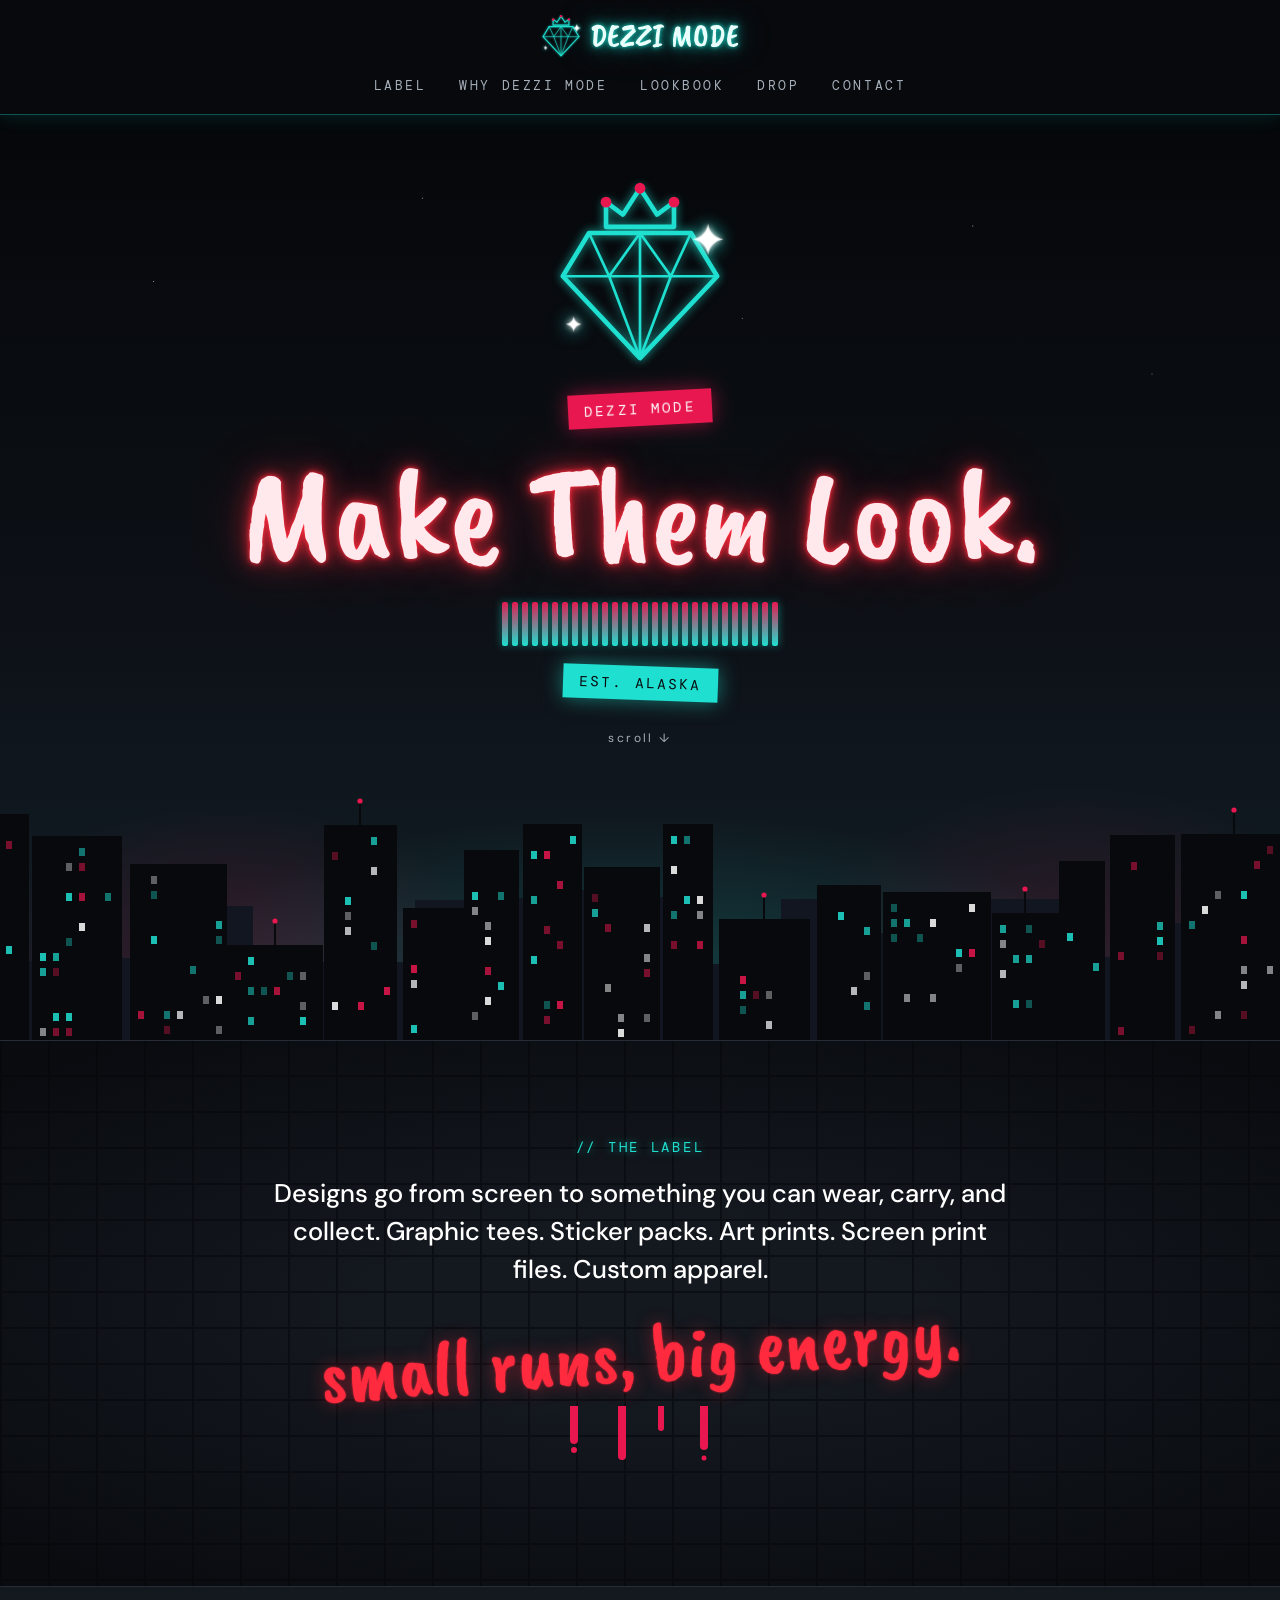
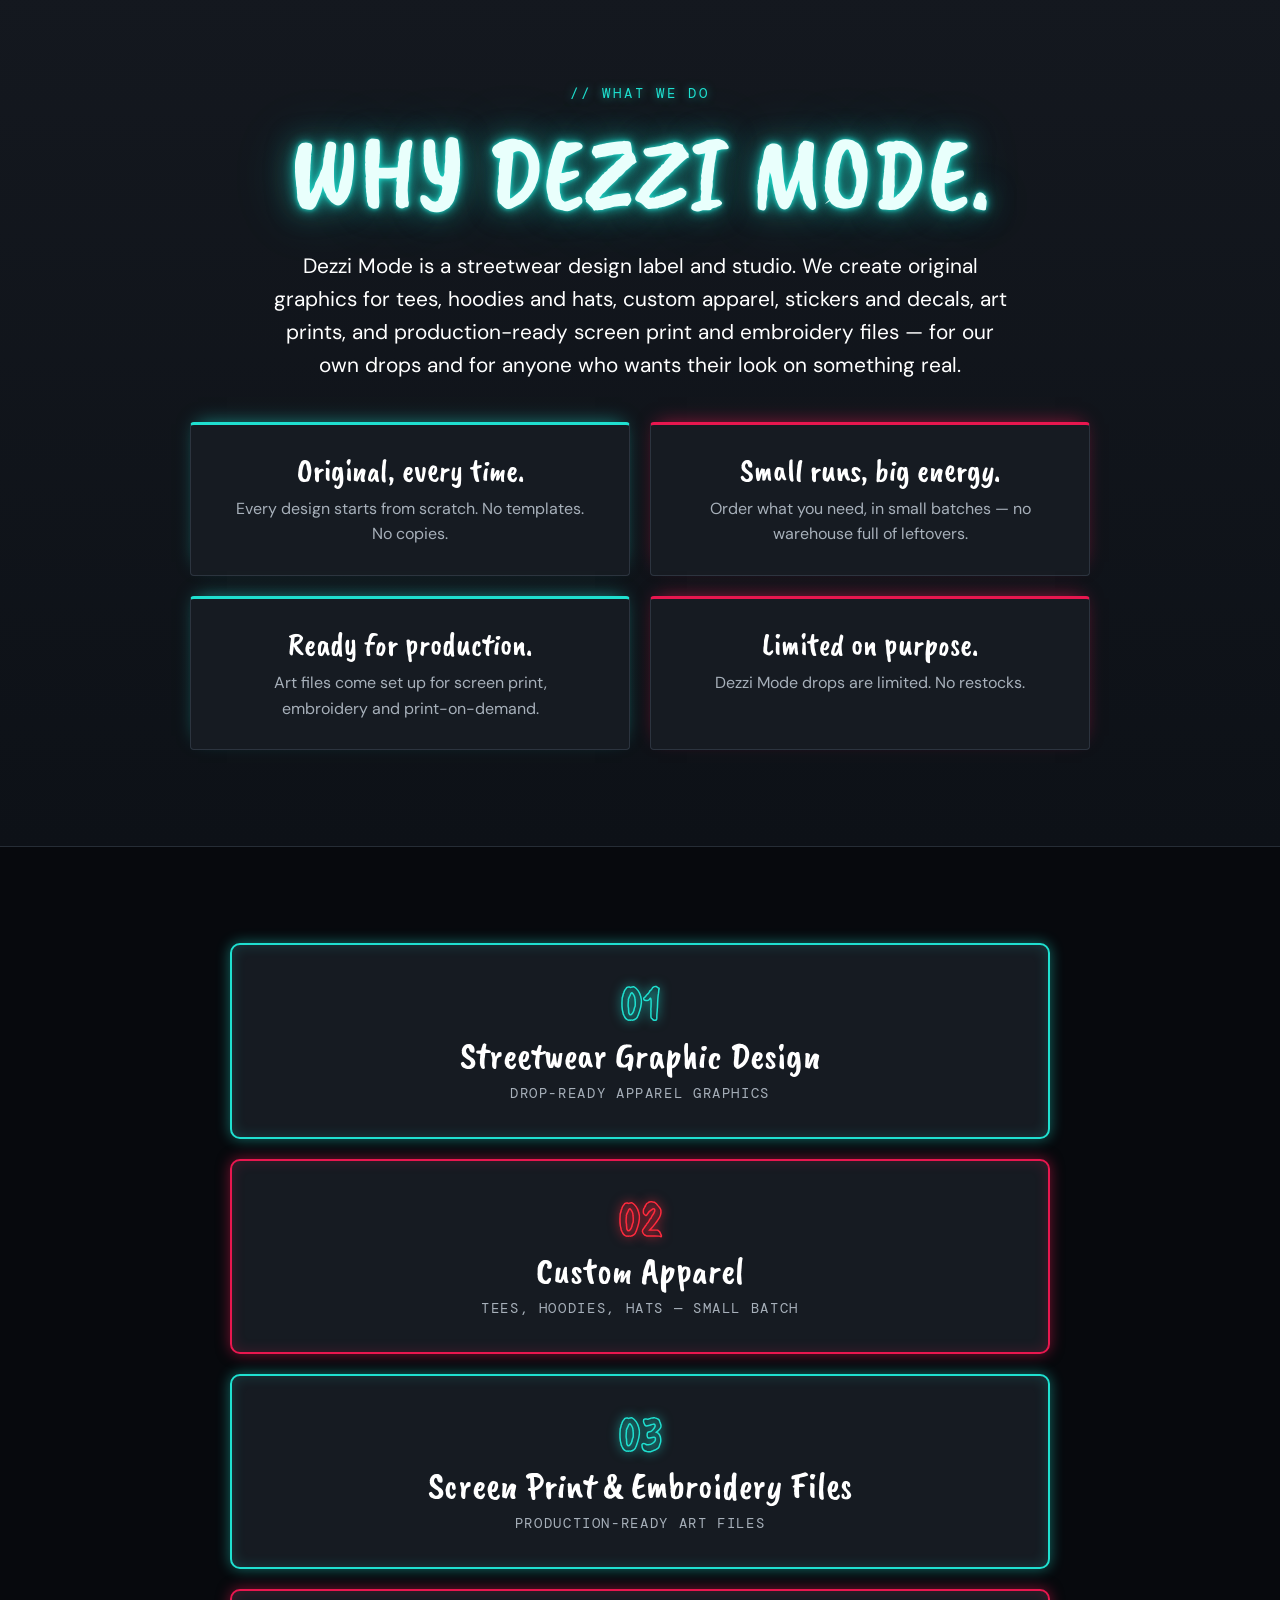
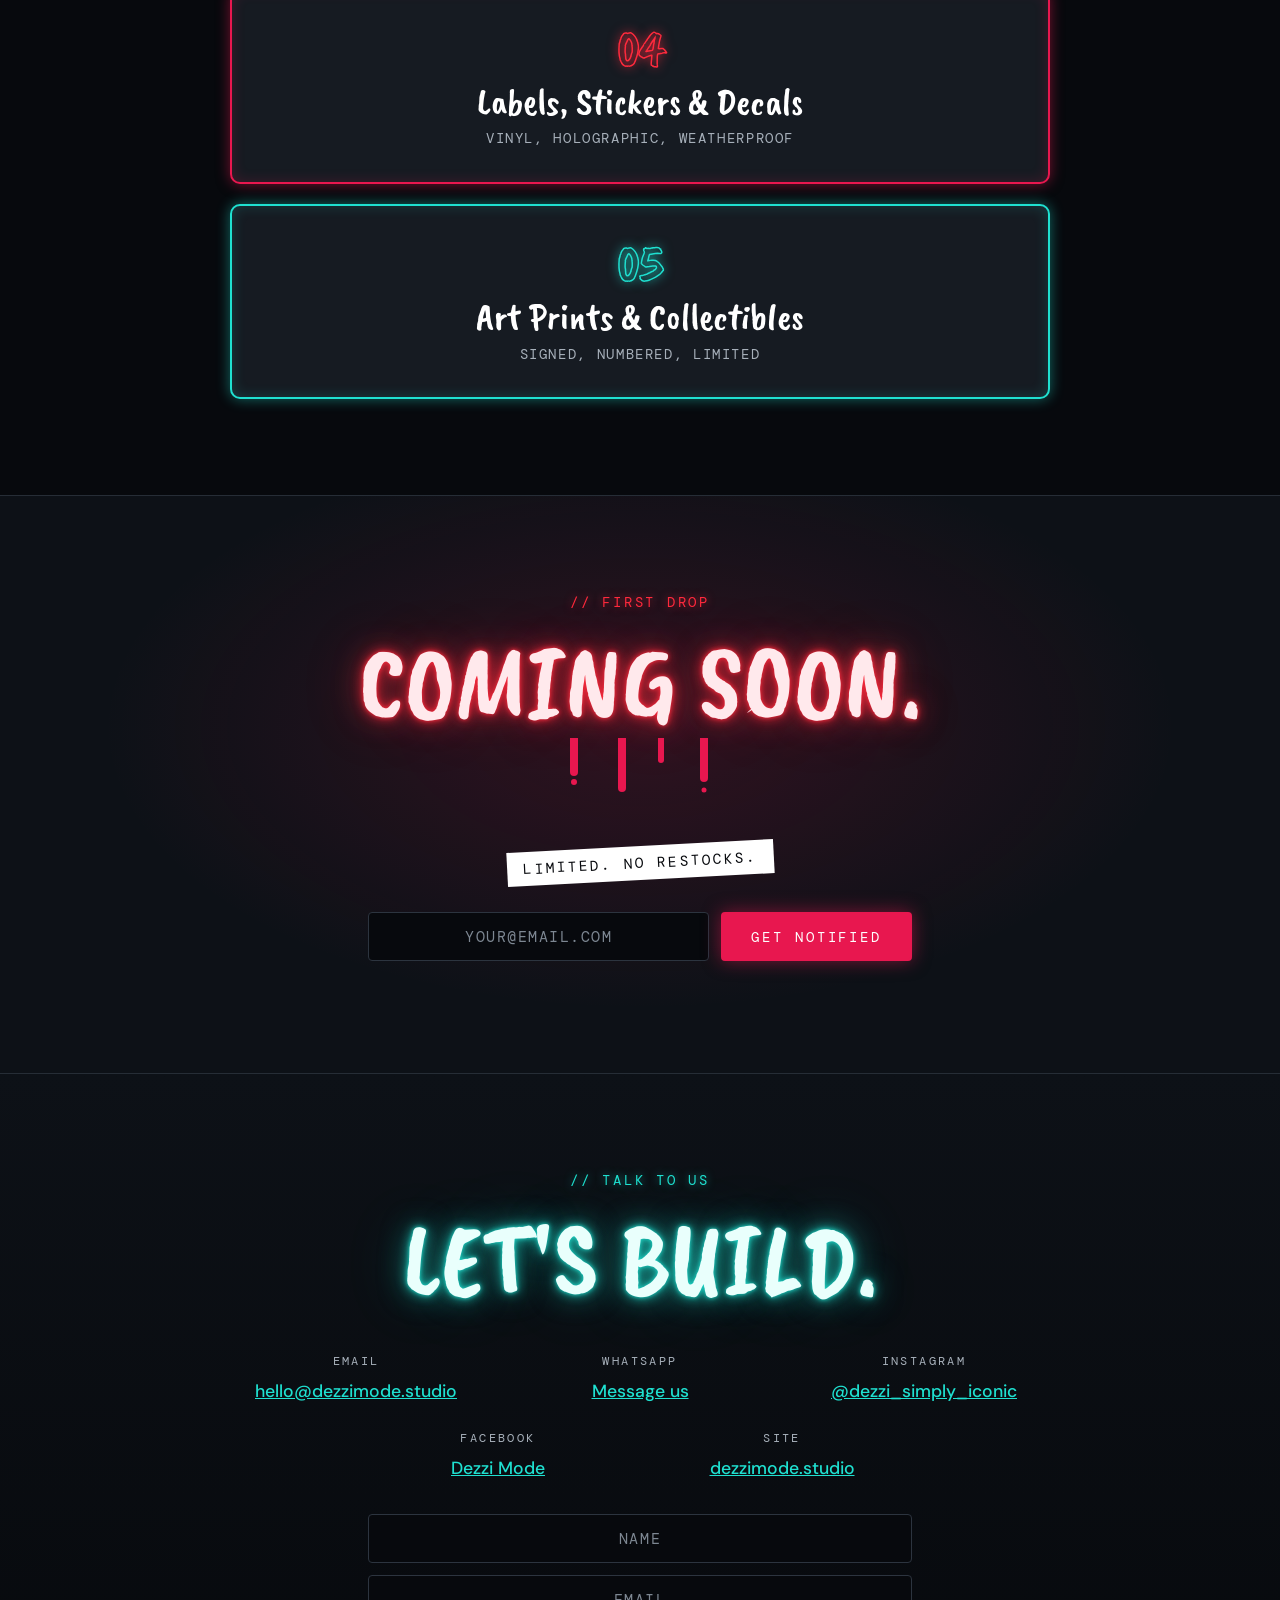
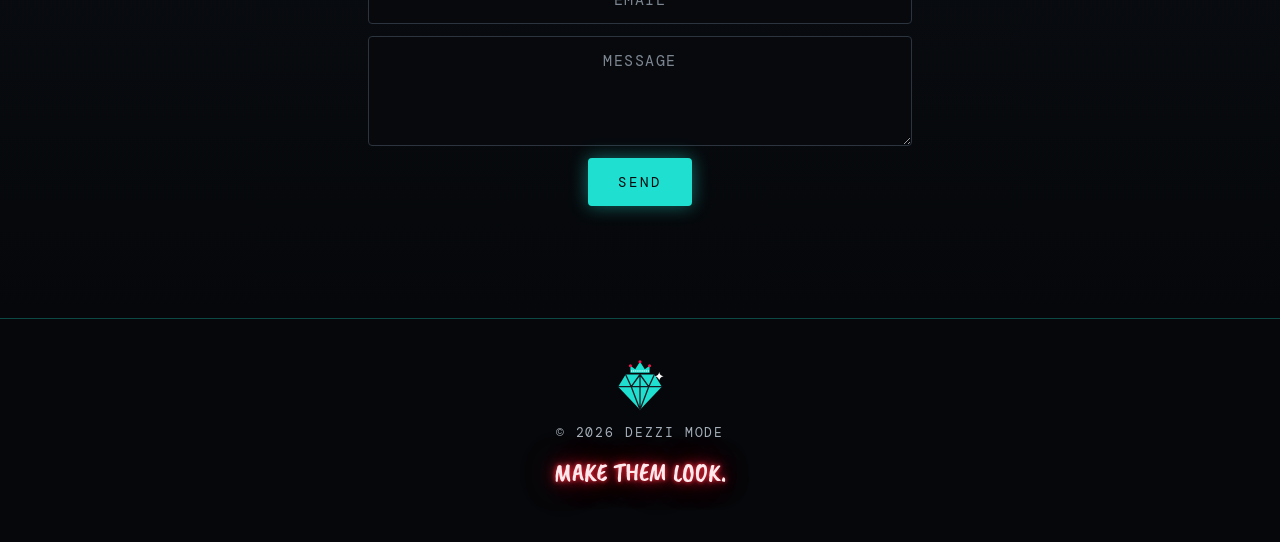
<file: index.html>
<!DOCTYPE html>
<html lang="en">
<head>
  <meta charset="utf-8" />
  <meta name="viewport" content="width=device-width,initial-scale=1" />
  <title>DEZZI MODE — Make Them Look.</title>
  <meta name="description" content="Dezzi Mode — Make Them Look. Streetwear graphics, custom apparel, print files, stickers and art prints. Est. Alaska." />
  <meta name="theme-color" content="#0D1117" />
  <link rel="preconnect" href="https://fonts.googleapis.com" />
  <link rel="preconnect" href="https://fonts.gstatic.com" crossorigin />
  <link href="https://fonts.googleapis.com/css2?family=Caveat+Brush&family=DM+Mono:wght@500&family=DM+Sans:wght@400;500;700&display=swap" rel="stylesheet" />
  <link rel="icon" href="favicon.svg" type="image/svg+xml" />
  <link rel="stylesheet" href="styles.css" />
</head>
<body>
  <!-- Logos: Round 3 D1 (solid + jeweled crown) and D2 (neon outline + crown), copied exactly from the Round 3 board. Do not alter without approval. -->
  <svg width="0" height="0" style="position:absolute" aria-hidden="true" focusable="false">
    <defs>
      <symbol id="logo-d1" viewBox="-10 -70 220 250">
<path d="M56 -8 L56 -40 L78 -24 L100 -58 L122 -24 L144 -40 L144 -8 Z" fill="#1FE0D0"></path>
<g fill="#FFFFFF"><circle cx="62" cy="-16" r="3"></circle><circle cx="71.5" cy="-16" r="3"></circle><circle cx="81" cy="-16" r="3"></circle><circle cx="90.5" cy="-16" r="3"></circle><circle cx="100" cy="-16" r="3"></circle><circle cx="109.5" cy="-16" r="3"></circle><circle cx="119" cy="-16" r="3"></circle><circle cx="128.5" cy="-16" r="3"></circle><circle cx="138" cy="-16" r="3"></circle></g>
<circle cx="56" cy="-40" r="7" fill="#E8174F"></circle><circle cx="100" cy="-58" r="7" fill="#E8174F"></circle><circle cx="144" cy="-40" r="7" fill="#E8174F"></circle>
<path d="M34 0 L166 0 L200 56 L100 162 L0 56 Z" fill="#1FE0D0"></path>
<path d="M0 56 L200 56 M34 0 L60 56 L100 0 L140 56 L166 0 M100 0 L100 162 M60 56 L100 162 M140 56 L100 162" fill="none" stroke="#161B22" stroke-width="6" stroke-linecap="round" stroke-linejoin="round"></path>
<path d="M0 -20 Q3 -3 20 0 Q3 3 0 20 Q-3 3 -20 0 Q-3 -3 0 -20 Z" fill="#FFFFFF" transform="translate(188 8)"></path>
      </symbol>
      <symbol id="logo-d2" viewBox="-10 -70 220 250">
<g fill="none" stroke="#1FE0D0" stroke-linejoin="round" stroke-linecap="round" style="filter: drop-shadow(0 0 6px rgba(31,224,208,0.75))">
<path d="M56 -8 L56 -40 L78 -24 L100 -58 L122 -24 L144 -40 L144 -8 Z" stroke-width="6"></path>
<path d="M34 0 L166 0 L200 56 L100 162 L0 56 Z" stroke-width="6"></path>
<path d="M0 56 L200 56 M34 0 L60 56 L100 0 L140 56 L166 0 M100 0 L100 162 M60 56 L100 162 M140 56 L100 162" stroke-width="3.5"></path>
</g>
<circle cx="56" cy="-40" r="7" fill="#E8174F"></circle><circle cx="100" cy="-58" r="7" fill="#E8174F"></circle><circle cx="144" cy="-40" r="7" fill="#E8174F"></circle>
<g fill="#FFFFFF" style="filter: drop-shadow(0 0 4px #FFFFFF) drop-shadow(0 0 12px rgba(31,224,208,0.9))">
<path d="M0 -20 Q3 -3 20 0 Q3 3 0 20 Q-3 3 -20 0 Q-3 -3 0 -20 Z" transform="translate(188 8)"></path>
<path d="M0 -20 Q3 -3 20 0 Q3 3 0 20 Q-3 3 -20 0 Q-3 -3 0 -20 Z" transform="translate(14 118) scale(0.5)"></path>
</g>
      </symbol>
    </defs>
  </svg>

  <header class="site-header">
    <div class="container header-inner">
      <a class="logo" href="#top" aria-label="Dezzi Mode home">
        <svg class="logo-mark" aria-hidden="true"><use href="#logo-d2"/></svg>
        <span class="logo-word">DEZZI MODE</span>
      </a>
      <button id="menu-toggle" class="menu-toggle" aria-label="Toggle menu" aria-expanded="false" aria-controls="nav">
        <svg viewBox="0 0 24 24" width="24" height="24" aria-hidden="true" fill="none" stroke="currentColor" stroke-width="2" stroke-linecap="round">
          <line x1="4" y1="7" x2="20" y2="7"/><line x1="4" y1="12" x2="20" y2="12"/><line x1="4" y1="17" x2="20" y2="17"/>
        </svg>
      </button>
      <nav class="nav" id="nav" aria-label="Main">
        <a href="#label">Label</a>
        <a href="#why">Why Dezzi Mode</a>
        <a href="#lookbook">Lookbook</a>
        <a href="#drop">Drop</a>
        <a href="#contact">Contact</a>
      </nav>
    </div>
  </header>

  <main id="top">
    <!-- HERO — downtown at night -->
    <section class="hero">
      <div class="hero-sky" aria-hidden="true"></div>
      <div class="container hero-inner">
        <svg class="hero-mark" role="img" aria-label="Dezzi Mode logo: neon outline diamond with crown"><use href="#logo-d2"/></svg>
        <p class="tag tag-red">DEZZI MODE</p>
        <h1 class="neon-title">Make Them Look.</h1>
        <div class="eq" aria-hidden="true"><span style="--d:0.88s;--s:0.66s"></span><span style="--d:0.75s;--s:1.10s"></span><span style="--d:0.55s;--s:1.25s"></span><span style="--d:0.30s;--s:1.28s"></span><span style="--d:0.86s;--s:0.61s"></span><span style="--d:0.02s;--s:1.06s"></span><span style="--d:0.98s;--s:0.66s"></span><span style="--d:0.37s;--s:1.11s"></span><span style="--d:0.20s;--s:1.20s"></span><span style="--d:0.58s;--s:0.64s"></span><span style="--d:0.44s;--s:1.00s"></span><span style="--d:0.53s;--s:1.07s"></span><span style="--d:0.17s;--s:1.16s"></span><span style="--d:0.44s;--s:1.05s"></span><span style="--d:0.76s;--s:0.89s"></span><span style="--d:0.46s;--s:1.15s"></span><span style="--d:1.13s;--s:1.15s"></span><span style="--d:0.68s;--s:0.80s"></span><span style="--d:0.07s;--s:1.28s"></span><span style="--d:0.84s;--s:1.18s"></span><span style="--d:0.40s;--s:1.02s"></span><span style="--d:1.17s;--s:1.18s"></span><span style="--d:0.72s;--s:0.82s"></span><span style="--d:0.51s;--s:1.22s"></span><span style="--d:0.45s;--s:1.08s"></span><span style="--d:0.72s;--s:1.23s"></span><span style="--d:0.97s;--s:0.80s"></span><span style="--d:0.00s;--s:0.78s"></span></div>
        <p class="tag tag-teal">EST. ALASKA</p>
        <p class="scroll-cue">scroll ↓</p>
      </div>
      <svg class="skyline" viewBox="0 0 1440 260" preserveAspectRatio="xMidYMax slice" aria-hidden="true"><g fill="#111620"><rect x="0" y="171" width="91" height="89"/><rect x="94" y="181" width="56" height="79"/><rect x="156" y="178" width="118" height="82"/><rect x="276" y="126" width="57" height="134"/><rect x="334" y="179" width="54" height="81"/><rect x="391" y="182" width="103" height="78"/><rect x="495" y="120" width="61" height="140"/><rect x="559" y="118" width="57" height="142"/><rect x="616" y="110" width="78" height="150"/><rect x="699" y="117" width="57" height="143"/><rect x="760" y="184" width="100" height="76"/><rect x="861" y="119" width="55" height="141"/><rect x="922" y="153" width="67" height="107"/><rect x="992" y="121" width="68" height="139"/><rect x="1060" y="119" width="89" height="141"/><rect x="1155" y="177" width="73" height="83"/><rect x="1232" y="143" width="74" height="117"/><rect x="1306" y="182" width="120" height="78"/><rect x="1430" y="111" width="57" height="149"/></g><g fill="#07090D"><rect x="0" y="34" width="109" height="226"/><rect x="112" y="56" width="90" height="204"/><rect x="210" y="84" width="97" height="176"/><rect x="307" y="165" width="96" height="95"/><rect x="354" y="143" width="2" height="22"/><rect x="404" y="45" width="73" height="215"/><rect x="439" y="23" width="2" height="22"/><rect x="483" y="128" width="61" height="132"/><rect x="544" y="70" width="55" height="190"/><rect x="603" y="44" width="59" height="216"/><rect x="664" y="87" width="76" height="173"/><rect x="743" y="44" width="50" height="216"/><rect x="799" y="139" width="91" height="121"/><rect x="843" y="117" width="2" height="22"/><rect x="897" y="105" width="64" height="155"/><rect x="963" y="112" width="108" height="148"/><rect x="1072" y="133" width="67" height="127"/><rect x="1104" y="111" width="2" height="22"/><rect x="1139" y="81" width="46" height="179"/><rect x="1190" y="55" width="65" height="205"/><rect x="1261" y="54" width="107" height="206"/><rect x="1313" y="32" width="2" height="22"/><rect x="1370" y="51" width="87" height="209"/></g><rect x="86" y="61" width="6" height="8" fill="#E8174F" opacity=".5"/><rect class="flick" x="8" y="76" width="6" height="8" fill="#E8174F" opacity=".85"/><rect x="8" y="106" width="6" height="8" fill="#FFFFFF" opacity=".85"/><rect x="47" y="106" width="6" height="8" fill="#E8174F" opacity=".7"/><rect x="60" y="106" width="6" height="8" fill="#1FE0D0" opacity=".5"/><rect x="73" y="106" width="6" height="8" fill="#1FE0D0" opacity=".85"/><rect x="8" y="121" width="6" height="8" fill="#E8174F" opacity=".85"/><rect x="34" y="136" width="6" height="8" fill="#1FE0D0" opacity=".5"/><rect x="8" y="151" width="6" height="8" fill="#E8174F" opacity=".7"/><rect x="34" y="151" width="6" height="8" fill="#1FE0D0" opacity=".85"/><rect x="21" y="166" width="6" height="8" fill="#E8174F" opacity=".35"/><rect class="flick" x="60" y="166" width="6" height="8" fill="#1FE0D0" opacity=".35"/><rect x="73" y="166" width="6" height="8" fill="#1FE0D0" opacity=".7"/><rect x="86" y="166" width="6" height="8" fill="#1FE0D0" opacity=".85"/><rect x="47" y="181" width="6" height="8" fill="#E8174F" opacity=".85"/><rect x="73" y="181" width="6" height="8" fill="#FFFFFF" opacity=".7"/><rect x="34" y="211" width="6" height="8" fill="#FFFFFF" opacity=".7"/><rect x="159" y="68" width="6" height="8" fill="#1FE0D0" opacity=".5"/><rect x="146" y="83" width="6" height="8" fill="#FFFFFF" opacity=".35"/><rect x="159" y="83" width="6" height="8" fill="#E8174F" opacity=".5"/><rect x="146" y="113" width="6" height="8" fill="#1FE0D0" opacity=".85"/><rect x="159" y="113" width="6" height="8" fill="#E8174F" opacity=".7"/><rect x="185" y="113" width="6" height="8" fill="#1FE0D0" opacity=".5"/><rect x="159" y="143" width="6" height="8" fill="#FFFFFF" opacity=".85"/><rect x="146" y="158" width="6" height="8" fill="#1FE0D0" opacity=".35"/><rect x="120" y="173" width="6" height="8" fill="#1FE0D0" opacity=".85"/><rect x="133" y="173" width="6" height="8" fill="#1FE0D0" opacity=".7"/><rect class="flick" x="120" y="188" width="6" height="8" fill="#1FE0D0" opacity=".7"/><rect x="133" y="188" width="6" height="8" fill="#E8174F" opacity=".35"/><rect x="133" y="233" width="6" height="8" fill="#1FE0D0" opacity=".85"/><rect x="146" y="233" width="6" height="8" fill="#1FE0D0" opacity=".85"/><rect x="120" y="248" width="6" height="8" fill="#FFFFFF" opacity=".5"/><rect x="133" y="248" width="6" height="8" fill="#E8174F" opacity=".5"/><rect x="146" y="248" width="6" height="8" fill="#E8174F" opacity=".5"/><rect x="231" y="96" width="6" height="8" fill="#FFFFFF" opacity=".35"/><rect x="231" y="111" width="6" height="8" fill="#1FE0D0" opacity=".35"/><rect x="296" y="141" width="6" height="8" fill="#1FE0D0" opacity=".7"/><rect class="flick" x="231" y="156" width="6" height="8" fill="#1FE0D0" opacity=".85"/><rect x="296" y="156" width="6" height="8" fill="#1FE0D0" opacity=".35"/><rect x="270" y="186" width="6" height="8" fill="#1FE0D0" opacity=".5"/><rect x="283" y="216" width="6" height="8" fill="#FFFFFF" opacity=".35"/><rect x="296" y="216" width="6" height="8" fill="#FFFFFF" opacity=".85"/><rect x="218" y="231" width="6" height="8" fill="#E8174F" opacity=".7"/><rect x="244" y="231" width="6" height="8" fill="#1FE0D0" opacity=".5"/><rect x="257" y="231" width="6" height="8" fill="#FFFFFF" opacity=".7"/><rect x="244" y="246" width="6" height="8" fill="#E8174F" opacity=".35"/><rect x="296" y="246" width="6" height="8" fill="#FFFFFF" opacity=".35"/><circle class="beacon" cx="355" cy="141" r="2.6" fill="#E8174F"/><rect x="328" y="177" width="6" height="8" fill="#1FE0D0" opacity=".85"/><rect x="315" y="192" width="6" height="8" fill="#E8174F" opacity=".5"/><rect class="flick" x="367" y="192" width="6" height="8" fill="#1FE0D0" opacity=".35"/><rect x="380" y="192" width="6" height="8" fill="#FFFFFF" opacity=".35"/><rect x="328" y="207" width="6" height="8" fill="#1FE0D0" opacity=".5"/><rect x="341" y="207" width="6" height="8" fill="#1FE0D0" opacity=".35"/><rect x="354" y="207" width="6" height="8" fill="#E8174F" opacity=".7"/><rect x="380" y="222" width="6" height="8" fill="#FFFFFF" opacity=".35"/><rect x="328" y="237" width="6" height="8" fill="#1FE0D0" opacity=".7"/><rect x="380" y="237" width="6" height="8" fill="#1FE0D0" opacity=".85"/><circle class="beacon" cx="440" cy="21" r="2.6" fill="#E8174F"/><rect x="451" y="57" width="6" height="8" fill="#1FE0D0" opacity=".7"/><rect x="412" y="72" width="6" height="8" fill="#E8174F" opacity=".35"/><rect x="451" y="87" width="6" height="8" fill="#FFFFFF" opacity=".7"/><rect x="425" y="117" width="6" height="8" fill="#1FE0D0" opacity=".85"/><rect x="425" y="132" width="6" height="8" fill="#FFFFFF" opacity=".35"/><rect x="425" y="147" width="6" height="8" fill="#FFFFFF" opacity=".7"/><rect x="451" y="162" width="6" height="8" fill="#1FE0D0" opacity=".35"/><rect x="464" y="207" width="6" height="8" fill="#E8174F" opacity=".85"/><rect class="flick" x="412" y="222" width="6" height="8" fill="#FFFFFF" opacity=".85"/><rect x="438" y="222" width="6" height="8" fill="#E8174F" opacity=".85"/><rect x="491" y="140" width="6" height="8" fill="#E8174F" opacity=".5"/><rect x="491" y="185" width="6" height="8" fill="#E8174F" opacity=".85"/><rect x="491" y="200" width="6" height="8" fill="#FFFFFF" opacity=".7"/><rect x="491" y="245" width="6" height="8" fill="#1FE0D0" opacity=".85"/><rect x="552" y="112" width="6" height="8" fill="#1FE0D0" opacity=".85"/><rect x="578" y="112" width="6" height="8" fill="#1FE0D0" opacity=".5"/><rect x="552" y="127" width="6" height="8" fill="#FFFFFF" opacity=".5"/><rect x="565" y="142" width="6" height="8" fill="#FFFFFF" opacity=".5"/><rect x="565" y="157" width="6" height="8" fill="#FFFFFF" opacity=".85"/><rect class="flick" x="565" y="187" width="6" height="8" fill="#E8174F" opacity=".7"/><rect x="578" y="202" width="6" height="8" fill="#1FE0D0" opacity=".85"/><rect x="565" y="217" width="6" height="8" fill="#FFFFFF" opacity=".85"/><rect x="552" y="232" width="6" height="8" fill="#FFFFFF" opacity=".35"/><rect class="flick" x="650" y="56" width="6" height="8" fill="#1FE0D0" opacity=".85"/><rect class="flick" x="611" y="71" width="6" height="8" fill="#1FE0D0" opacity=".85"/><rect x="624" y="71" width="6" height="8" fill="#E8174F" opacity=".85"/><rect x="637" y="101" width="6" height="8" fill="#E8174F" opacity=".7"/><rect x="611" y="116" width="6" height="8" fill="#1FE0D0" opacity=".7"/><rect x="624" y="146" width="6" height="8" fill="#E8174F" opacity=".5"/><rect x="637" y="161" width="6" height="8" fill="#E8174F" opacity=".5"/><rect x="611" y="176" width="6" height="8" fill="#1FE0D0" opacity=".85"/><rect x="624" y="221" width="6" height="8" fill="#1FE0D0" opacity=".35"/><rect x="637" y="221" width="6" height="8" fill="#E8174F" opacity=".85"/><rect class="flick" x="624" y="236" width="6" height="8" fill="#E8174F" opacity=".5"/><rect x="672" y="114" width="6" height="8" fill="#E8174F" opacity=".35"/><rect x="672" y="129" width="6" height="8" fill="#1FE0D0" opacity=".7"/><rect x="685" y="144" width="6" height="8" fill="#E8174F" opacity=".5"/><rect x="724" y="144" width="6" height="8" fill="#FFFFFF" opacity=".7"/><rect x="724" y="174" width="6" height="8" fill="#FFFFFF" opacity=".5"/><rect x="724" y="189" width="6" height="8" fill="#E8174F" opacity=".5"/><rect x="685" y="204" width="6" height="8" fill="#FFFFFF" opacity=".5"/><rect class="flick" x="698" y="234" width="6" height="8" fill="#FFFFFF" opacity=".5"/><rect x="724" y="234" width="6" height="8" fill="#FFFFFF" opacity=".35"/><rect x="698" y="249" width="6" height="8" fill="#FFFFFF" opacity=".85"/><rect x="751" y="56" width="6" height="8" fill="#1FE0D0" opacity=".85"/><rect x="764" y="56" width="6" height="8" fill="#1FE0D0" opacity=".5"/><rect x="751" y="86" width="6" height="8" fill="#FFFFFF" opacity=".85"/><rect x="764" y="116" width="6" height="8" fill="#1FE0D0" opacity=".85"/><rect x="777" y="116" width="6" height="8" fill="#FFFFFF" opacity=".85"/><rect x="751" y="131" width="6" height="8" fill="#1FE0D0" opacity=".5"/><rect x="777" y="131" width="6" height="8" fill="#FFFFFF" opacity=".5"/><rect x="751" y="161" width="6" height="8" fill="#E8174F" opacity=".5"/><rect class="flick" x="777" y="161" width="6" height="8" fill="#E8174F" opacity=".7"/><circle class="beacon" cx="844" cy="115" r="2.6" fill="#E8174F"/><rect x="820" y="196" width="6" height="8" fill="#E8174F" opacity=".85"/><rect x="820" y="211" width="6" height="8" fill="#1FE0D0" opacity=".7"/><rect class="flick" x="833" y="211" width="6" height="8" fill="#E8174F" opacity=".35"/><rect class="flick" x="846" y="211" width="6" height="8" fill="#FFFFFF" opacity=".35"/><rect x="820" y="226" width="6" height="8" fill="#1FE0D0" opacity=".35"/><rect x="846" y="241" width="6" height="8" fill="#FFFFFF" opacity=".7"/><rect x="918" y="132" width="6" height="8" fill="#1FE0D0" opacity=".85"/><rect x="944" y="147" width="6" height="8" fill="#1FE0D0" opacity=".7"/><rect x="944" y="192" width="6" height="8" fill="#FFFFFF" opacity=".35"/><rect x="931" y="207" width="6" height="8" fill="#FFFFFF" opacity=".7"/><rect x="944" y="222" width="6" height="8" fill="#1FE0D0" opacity=".5"/><rect x="971" y="124" width="6" height="8" fill="#1FE0D0" opacity=".35"/><rect x="1049" y="124" width="6" height="8" fill="#FFFFFF" opacity=".85"/><rect x="971" y="139" width="6" height="8" fill="#1FE0D0" opacity=".5"/><rect x="984" y="139" width="6" height="8" fill="#1FE0D0" opacity=".7"/><rect x="1010" y="139" width="6" height="8" fill="#FFFFFF" opacity=".85"/><rect x="971" y="154" width="6" height="8" fill="#1FE0D0" opacity=".35"/><rect x="997" y="154" width="6" height="8" fill="#1FE0D0" opacity=".35"/><rect x="1036" y="169" width="6" height="8" fill="#1FE0D0" opacity=".85"/><rect x="1049" y="169" width="6" height="8" fill="#E8174F" opacity=".85"/><rect x="1036" y="184" width="6" height="8" fill="#FFFFFF" opacity=".35"/><rect x="984" y="214" width="6" height="8" fill="#FFFFFF" opacity=".5"/><rect x="1010" y="214" width="6" height="8" fill="#FFFFFF" opacity=".5"/><circle class="beacon" cx="1105" cy="109" r="2.6" fill="#E8174F"/><rect x="1080" y="145" width="6" height="8" fill="#1FE0D0" opacity=".7"/><rect x="1106" y="145" width="6" height="8" fill="#1FE0D0" opacity=".35"/><rect x="1080" y="160" width="6" height="8" fill="#FFFFFF" opacity=".5"/><rect x="1119" y="160" width="6" height="8" fill="#E8174F" opacity=".35"/><rect x="1093" y="175" width="6" height="8" fill="#1FE0D0" opacity=".7"/><rect x="1106" y="175" width="6" height="8" fill="#1FE0D0" opacity=".7"/><rect class="flick" x="1080" y="190" width="6" height="8" fill="#FFFFFF" opacity=".7"/><rect x="1093" y="220" width="6" height="8" fill="#1FE0D0" opacity=".7"/><rect x="1106" y="220" width="6" height="8" fill="#1FE0D0" opacity=".35"/><rect x="1147" y="153" width="6" height="8" fill="#1FE0D0" opacity=".85"/><rect x="1173" y="183" width="6" height="8" fill="#1FE0D0" opacity=".7"/><rect x="1211" y="82" width="6" height="8" fill="#E8174F" opacity=".5"/><rect x="1237" y="142" width="6" height="8" fill="#1FE0D0" opacity=".7"/><rect x="1237" y="157" width="6" height="8" fill="#1FE0D0" opacity=".85"/><rect x="1198" y="172" width="6" height="8" fill="#E8174F" opacity=".5"/><rect x="1237" y="172" width="6" height="8" fill="#E8174F" opacity=".35"/><rect x="1198" y="247" width="6" height="8" fill="#E8174F" opacity=".5"/><circle class="beacon" cx="1314" cy="30" r="2.6" fill="#E8174F"/><rect class="flick" x="1347" y="66" width="6" height="8" fill="#E8174F" opacity=".35"/><rect x="1334" y="81" width="6" height="8" fill="#E8174F" opacity=".5"/><rect x="1295" y="111" width="6" height="8" fill="#FFFFFF" opacity=".35"/><rect x="1321" y="111" width="6" height="8" fill="#1FE0D0" opacity=".85"/><rect x="1282" y="126" width="6" height="8" fill="#FFFFFF" opacity=".85"/><rect x="1269" y="141" width="6" height="8" fill="#1FE0D0" opacity=".5"/><rect x="1321" y="156" width="6" height="8" fill="#E8174F" opacity=".7"/><rect x="1321" y="186" width="6" height="8" fill="#FFFFFF" opacity=".5"/><rect x="1347" y="186" width="6" height="8" fill="#FFFFFF" opacity=".5"/><rect x="1321" y="201" width="6" height="8" fill="#FFFFFF" opacity=".7"/><rect x="1295" y="231" width="6" height="8" fill="#FFFFFF" opacity=".5"/><rect x="1321" y="231" width="6" height="8" fill="#E8174F" opacity=".35"/><rect x="1269" y="246" width="6" height="8" fill="#E8174F" opacity=".35"/><rect x="1417" y="78" width="6" height="8" fill="#1FE0D0" opacity=".7"/><rect x="1430" y="78" width="6" height="8" fill="#E8174F" opacity=".85"/><rect x="1443" y="78" width="6" height="8" fill="#1FE0D0" opacity=".85"/><rect x="1404" y="153" width="6" height="8" fill="#E8174F" opacity=".35"/><rect x="1417" y="153" width="6" height="8" fill="#1FE0D0" opacity=".5"/><rect x="1378" y="168" width="6" height="8" fill="#E8174F" opacity=".5"/><rect x="1404" y="183" width="6" height="8" fill="#1FE0D0" opacity=".35"/><rect x="1417" y="183" width="6" height="8" fill="#1FE0D0" opacity=".7"/><rect x="1430" y="183" width="6" height="8" fill="#FFFFFF" opacity=".7"/><rect x="1378" y="198" width="6" height="8" fill="#1FE0D0" opacity=".85"/><rect x="1430" y="213" width="6" height="8" fill="#E8174F" opacity=".5"/><rect x="1378" y="228" width="6" height="8" fill="#E8174F" opacity=".5"/><rect x="1417" y="228" width="6" height="8" fill="#1FE0D0" opacity=".35"/><rect x="1430" y="228" width="6" height="8" fill="#E8174F" opacity=".35"/></svg>
    </section>

    <!-- THE LABEL — brick wall -->
    <section id="label" class="section wall">
      <div class="container">
        <p class="eyebrow">// THE LABEL</p>
        <p class="manifesto">
          Designs go from screen to something you can wear, carry, and collect.
          Graphic tees. Sticker packs. Art prints. Screen print files. Custom apparel.
        </p>
        <p class="spray">small runs, big energy.</p>
        <svg class="drips" viewBox="0 0 200 60" aria-hidden="true"><g fill="#E8174F"><path d="M30 0 L38 0 L38 34 A4 4 0 0 1 30 34 Z"/><circle cx="34" cy="44" r="3"/><path d="M78 0 L86 0 L86 50 A4 4 0 0 1 78 50 Z"/><path d="M118 0 L124 0 L124 22 A3 3 0 0 1 118 22 Z"/><path d="M160 0 L168 0 L168 40 A4 4 0 0 1 160 40 Z"/><circle cx="164" cy="52" r="2.5"/></g></svg>
      </div>
    </section>

    <!-- WHY DEZZI MODE — business description -->
    <section id="why" class="section why">
      <div class="container">
        <p class="eyebrow">// WHAT WE DO</p>
        <h2 class="neon-title">WHY DEZZI MODE.</h2>
        <p class="why-lede">Dezzi Mode is a streetwear design label and studio. We create original graphics for tees, hoodies and hats, custom apparel, stickers and decals, art prints, and production-ready screen print and embroidery files — for our own drops and for anyone who wants their look on something real.</p>
        <ul class="why-list">
          <li><h3>Original, every time.</h3><p>Every design starts from scratch. No templates. No copies.</p></li>
          <li><h3>Small runs, big energy.</h3><p>Order what you need, in small batches — no warehouse full of leftovers.</p></li>
          <li><h3>Ready for production.</h3><p>Art files come set up for screen print, embroidery and print-on-demand.</p></li>
          <li><h3>Limited on purpose.</h3><p>Dezzi Mode drops are limited. No restocks.</p></li>
        </ul>
      </div>
    </section>

    <!-- LOOKBOOK -->
    <section id="lookbook" class="section lookbook">
      <div class="container">
        <ol class="lb-list">
          <li class="lb-row lb-teal"><span class="lb-num">01</span><h3>Streetwear Graphic Design</h3><p>Drop-ready apparel graphics</p></li>
          <li class="lb-row lb-red"><span class="lb-num">02</span><h3>Custom Apparel</h3><p>Tees, hoodies, hats — small batch</p></li>
          <li class="lb-row lb-teal"><span class="lb-num">03</span><h3>Screen Print &amp; Embroidery Files</h3><p>Production-ready art files</p></li>
          <li class="lb-row lb-red"><span class="lb-num">04</span><h3>Labels, Stickers &amp; Decals</h3><p>Vinyl, holographic, weatherproof</p></li>
          <li class="lb-row lb-teal"><span class="lb-num">05</span><h3>Art Prints &amp; Collectibles</h3><p>Signed, numbered, limited</p></li>
        </ol>
      </div>
    </section>

    <!-- FIRST DROP -->
    <section id="drop" class="section drop">
      <div class="container">
        <p class="eyebrow eyebrow-red">// FIRST DROP</p>
        <h2 class="neon-title neon-red">COMING SOON.</h2>
        <svg class="drips" viewBox="0 0 200 60" aria-hidden="true"><g fill="#E8174F"><path d="M30 0 L38 0 L38 34 A4 4 0 0 1 30 34 Z"/><circle cx="34" cy="44" r="3"/><path d="M78 0 L86 0 L86 50 A4 4 0 0 1 78 50 Z"/><path d="M118 0 L124 0 L124 22 A3 3 0 0 1 118 22 Z"/><path d="M160 0 L168 0 L168 40 A4 4 0 0 1 160 40 Z"/><circle cx="164" cy="52" r="2.5"/></g></svg>
        <p class="tag tag-white">LIMITED. NO RESTOCKS.</p>
        <form id="notify-form" class="street-form js-form" action="https://formspree.io/f/xjybzyvg" method="POST" data-status="notify-status">
          <input type="hidden" name="form_type" value="Get Notified — Dezzi Mode Drop" />
          <label class="visually-hidden" for="notify-email">Email address</label>
          <input id="notify-email" type="email" name="email" placeholder="YOUR@EMAIL.COM" autocomplete="email" required />
          <button type="submit" class="btn btn-red">GET NOTIFIED</button>
        </form>
        <p id="notify-status" class="form-status" aria-live="polite"></p>
      </div>
    </section>

    <!-- TALK TO US -->
    <section id="contact" class="section contact">
      <div class="container">
        <p class="eyebrow">// TALK TO US</p>
        <h2 class="neon-title">LET'S BUILD.</h2>
        <div class="contact-grid">
          <div class="contact-block">
            <span class="contact-label">Email</span>
            <a class="contact-value" href="mailto:hello@dezzimode.studio">hello@dezzimode.studio</a>
          </div>
          <div class="contact-block">
            <span class="contact-label">WhatsApp</span>
            <a class="contact-value" href="https://wa.me/19072524321" target="_blank" rel="noopener">Message us</a>
          </div>
          <div class="contact-block">
            <span class="contact-label">Instagram</span>
            <a class="contact-value" href="https://instagram.com/dezzi_simply_iconic" target="_blank" rel="noopener">@dezzi_simply_iconic</a>
          </div>
          <div class="contact-block">
            <span class="contact-label">Facebook</span>
            <a class="contact-value" href="https://www.facebook.com/61590264914976" target="_blank" rel="noopener">Dezzi Mode</a>
          </div>
          <div class="contact-block">
            <span class="contact-label">Site</span>
            <a class="contact-value" href="https://dezzimode.studio">dezzimode.studio</a>
          </div>
        </div>
        <form id="contact-form" class="street-form street-form-stacked js-form" action="https://formspree.io/f/xjybzyvg" method="POST" data-status="form-status">
          <input type="hidden" name="form_type" value="Contact — Dezzi Mode" />
          <label class="visually-hidden" for="cf-name">Your name</label>
          <input id="cf-name" type="text" name="name" placeholder="NAME" autocomplete="name" required />
          <label class="visually-hidden" for="cf-email">Email</label>
          <input id="cf-email" type="email" name="email" placeholder="EMAIL" autocomplete="email" required />
          <label class="visually-hidden" for="cf-message">Message</label>
          <textarea id="cf-message" name="message" rows="4" placeholder="MESSAGE"></textarea>
          <button type="submit" class="btn">SEND</button>
        </form>
        <p id="form-status" class="form-status" aria-live="polite"></p>
      </div>
    </section>
  </main>

  <footer class="site-footer">
    <div class="container">
      <svg class="footer-mark" role="img" aria-label="Dezzi Mode logo: solid diamond with jeweled crown"><use href="#logo-d1"/></svg>
      <p>© <span id="year"></span> DEZZI MODE</p>
      <p class="footer-tag">MAKE THEM LOOK.</p>
    </div>
  </footer>

  <script src="script.js"></script>
</body>
</html>
</file>
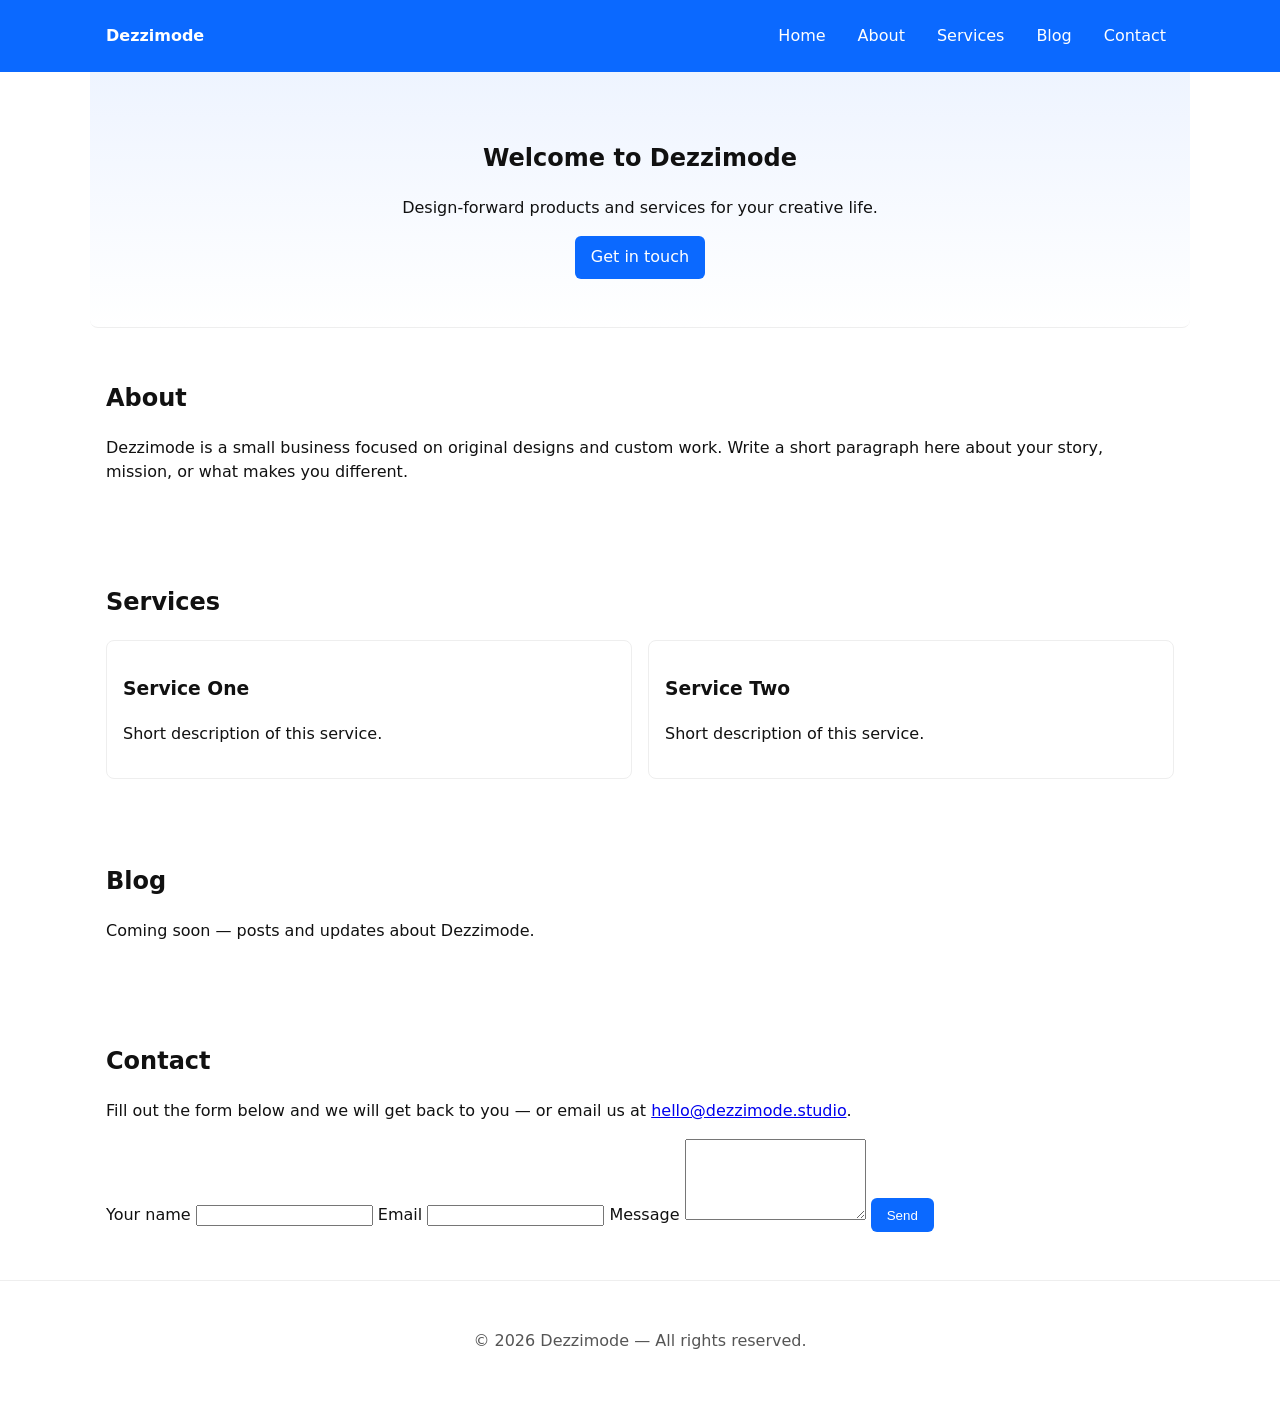
<file: archive/old-starter-site/index.html>
<!DOCTYPE html>
<html lang="en">
<head>
  <meta charset="utf-8" />
  <meta name="viewport" content="width=device-width,initial-scale=1" />
  <title>Dezzimode — Home</title>
  <link rel="stylesheet" href="styles.css" />
</head>
<body>
  <header class="site-header">
    <div class="container">
      <a class="logo" href="#">Dezzimode</a>
      <button id="menu-toggle" class="menu-toggle" aria-label="Toggle menu">☰</button>
      <nav class="nav" id="nav">
        <a href="#home">Home</a>
        <a href="#about">About</a>
        <a href="#services">Services</a>
        <a href="#blog">Blog</a>
        <a href="#contact">Contact</a>
      </nav>
    </div>
  </header>

  <main>
    <section id="home" class="hero container">
      <h1>Welcome to Dezzimode</h1>
      <p>Design-forward products and services for your creative life.</p>
      <a class="btn" href="#contact">Get in touch</a>
    </section>

    <section id="about" class="container section">
      <h2>About</h2>
      <p>Dezzimode is a small business focused on original designs and custom work. Write a short paragraph here about your story, mission, or what makes you different.</p>
    </section>

    <section id="services" class="container section">
      <h2>Services</h2>
      <ul class="services">
        <li>
          <h3>Service One</h3>
          <p>Short description of this service.</p>
        </li>
        <li>
          <h3>Service Two</h3>
          <p>Short description of this service.</p>
        </li>
      </ul>
    </section>

    <section id="blog" class="container section">
      <h2>Blog</h2>
      <p>Coming soon — posts and updates about Dezzimode.</p>
    </section>

    <section id="contact" class="container section">
      <h2>Contact</h2>
      <p>Fill out the form below and we will get back to you — or email us at <a href="mailto:hello@dezzimode.studio">hello@dezzimode.studio</a>.</p>

      <!-- To use a working form, sign up at Formspree.io (or similar) and replace the action URL -->
      <form id="contact-form" action="https://formspree.io/f/xjybzyvg" method="POST">
        <label>
          Your name
          <input type="text" name="name" required />
        </label>
        <label>
          Email
          <input type="email" name="email" required />
        </label>
        <label>
          Message
          <textarea name="message" rows="5" required></textarea>
        </label>
        <button type="submit" class="btn">Send</button>
        <p id="form-status" class="form-status" aria-live="polite"></p>
      </form>
    </section>
  </main>

  <footer class="site-footer">
    <div class="container">
      <p>© <span id="year"></span> Dezzimode — All rights reserved.</p>
    </div>
  </footer>

  <script src="script.js"></script>
</body>
</html>
</file>
<file: styles.css>
/* Dezzi Mode — downtown at night: neon, graffiti, music.
   Colours and lettering come from the Round 3–5 logo boards. */
:root{
  --ink:#0D1117;        /* night */
  --surface:#161B22;    /* panels */
  --street:#07090D;     /* deepest shadow */
  --teal:#1FE0D0;       /* neon teal */
  --crimson:#E8174F;    /* crimson */
  --tagline-red:#FF2A3D;/* "Make Them Look." on dark (Round 5 board) */
  --white:#FFFFFF;
  --muted:#A7B0BA;
  --line:#262D36;
  --line-strong:#2C343F;

  --font-lettering:'Caveat Brush',cursive;                 /* your diamond lettering */
  --font-label:'DM Mono',ui-monospace,monospace;           /* labels, nav, buttons */
  --font-body:'DM Sans',system-ui,-apple-system,'Segoe UI',Arial,sans-serif;

  --neon-teal:0 0 4px rgba(31,224,208,.9),0 0 12px rgba(31,224,208,.75),0 0 28px rgba(31,224,208,.5),0 0 60px rgba(31,224,208,.3);
  --neon-red:0 0 4px rgba(255,42,61,.95),0 0 12px rgba(255,42,61,.8),0 0 28px rgba(255,42,61,.55),0 0 60px rgba(255,42,61,.3);

  --radius:4px;
  --container-width:1100px;
}

*{box-sizing:border-box}
html{scroll-behavior:smooth}
body{
  margin:0;
  font-family:var(--font-body);
  color:var(--white);
  background:var(--ink);
  line-height:1.6;
  text-align:center;
  -webkit-font-smoothing:antialiased;
}
a{color:var(--teal)}
a:hover{color:var(--white)}
:focus-visible{outline:2px solid var(--teal);outline-offset:3px}
.visually-hidden{position:absolute!important;width:1px;height:1px;overflow:hidden;clip:rect(0 0 0 0);white-space:nowrap}

.container{max-width:var(--container-width);margin:0 auto;padding:0 1.5rem;position:relative;z-index:1}

/* let the logos' own glow show past their edges (logo code itself untouched) */
#logo-d1,#logo-d2{overflow:visible}

/* ---------- Neon lettering ---------- */
.neon-title{
  margin:0;
  font-family:var(--font-lettering);
  font-weight:400;
  line-height:1;
  font-size:clamp(3.25rem,10vw,6.5rem);
  color:#E9FFFC;
  text-shadow:var(--neon-teal);
  animation:flicker 7s infinite;
}
.neon-red{color:#FFE9EC;text-shadow:var(--neon-red);animation-delay:2.3s}
.hero .neon-title{color:#FFE9EC;text-shadow:var(--neon-red);font-size:clamp(3.75rem,13vw,8.5rem)}

@keyframes flicker{
  0%,18%,22%,25%,53%,57%,100%{opacity:1}
  20%,24%,55%{opacity:.55}
}

.eyebrow{
  margin:0 0 1rem;
  font-family:var(--font-label);
  font-size:.85rem;
  letter-spacing:.2em;
  color:var(--teal);
  text-shadow:0 0 8px rgba(31,224,208,.6);
}
.eyebrow-red{color:var(--tagline-red);text-shadow:0 0 8px rgba(255,42,61,.6)}

/* Sticker / spray tags */
.tag{
  display:inline-block;
  margin:0;
  padding:.35rem 1rem;
  font-family:var(--font-label);
  font-size:.9rem;
  letter-spacing:.22em;
  transform:rotate(-3deg);
}
.tag-red{background:var(--crimson);color:var(--white);box-shadow:0 0 20px rgba(232,23,79,.55)}
.tag-teal{background:var(--teal);color:var(--street);box-shadow:0 0 20px rgba(31,224,208,.5);transform:rotate(2deg)}
.tag-white{background:var(--white);color:var(--street);margin-top:1.5rem}

/* ---------- Header ---------- */
.site-header{
  position:sticky;top:0;z-index:20;
  background:rgba(7,9,13,.88);
  backdrop-filter:blur(8px);
  border-bottom:1px solid rgba(31,224,208,.35);
  box-shadow:0 1px 18px rgba(31,224,208,.15);
}
.header-inner{display:flex;flex-direction:column;align-items:center;gap:.25rem;padding-top:.85rem;padding-bottom:.25rem}
.logo{display:inline-flex;align-items:center;gap:.6rem;text-decoration:none}
.logo-mark{width:40px;height:45px;overflow:visible}
.logo-word{font-family:var(--font-lettering);font-size:2rem;line-height:1;color:#E9FFFC;text-shadow:var(--neon-teal)}
.nav{display:flex;justify-content:center;flex-wrap:wrap;gap:.25rem}
.nav a{
  color:var(--muted);text-decoration:none;
  font-family:var(--font-label);font-size:.8rem;letter-spacing:.2em;text-transform:uppercase;
  padding:.85rem .9rem;
}
.nav a:hover{color:var(--teal);text-shadow:0 0 10px rgba(31,224,208,.8)}
.menu-toggle{
  display:none;position:absolute;right:1.5rem;top:50%;transform:translateY(-50%);
  width:44px;height:44px;align-items:center;justify-content:center;
  background:transparent;border:1px solid var(--line-strong);border-radius:var(--radius);
  color:var(--white);cursor:pointer;
}

/* ---------- Buttons ---------- */
.btn{
  display:inline-flex;align-items:center;justify-content:center;
  min-height:48px;padding:.75rem 1.75rem;
  background:var(--teal);color:var(--street);
  font-family:var(--font-label);font-size:.9rem;letter-spacing:.2em;text-transform:uppercase;text-decoration:none;
  border:2px solid var(--teal);border-radius:var(--radius);
  box-shadow:0 0 18px rgba(31,224,208,.45);
  cursor:pointer;transition:box-shadow .2s;
}
.btn:hover{color:var(--street);box-shadow:0 0 30px rgba(31,224,208,.8)}
.btn-red{background:var(--crimson);border-color:var(--crimson);color:var(--white);box-shadow:0 0 18px rgba(232,23,79,.5)}
.btn-red:hover{color:var(--white);box-shadow:0 0 30px rgba(232,23,79,.85)}

/* ---------- Hero: the city at night ---------- */
.hero{
  position:relative;
  overflow:hidden;
  min-height:min(100vh,900px);
  display:flex;
  flex-direction:column;
  justify-content:center;
  padding:4rem 0 0;
  background:linear-gradient(180deg,#05070A 0%,var(--ink) 55%,#122027 100%);
}
.hero-sky{
  position:absolute;inset:0;
  background:
    radial-gradient(ellipse 60% 35% at 50% 100%,rgba(31,224,208,.22),transparent 70%),
    radial-gradient(ellipse 30% 25% at 18% 92%,rgba(232,23,79,.18),transparent 70%),
    radial-gradient(ellipse 30% 25% at 84% 90%,rgba(232,23,79,.14),transparent 70%),
    radial-gradient(1px 1px at 12% 18%,rgba(255,255,255,.6),transparent),
    radial-gradient(1px 1px at 33% 9%,rgba(255,255,255,.5),transparent),
    radial-gradient(1px 1px at 58% 22%,rgba(255,255,255,.4),transparent),
    radial-gradient(1px 1px at 76% 12%,rgba(255,255,255,.55),transparent),
    radial-gradient(1px 1px at 90% 28%,rgba(255,255,255,.4),transparent);
}
.hero-inner{display:flex;flex-direction:column;align-items:center;gap:1.25rem;padding-bottom:2rem}
.hero-mark{display:block;width:170px;height:193px;overflow:visible}
.scroll-cue{margin:.5rem 0 0;font-family:var(--font-body);font-size:.75rem;letter-spacing:.2em;color:var(--muted)}

.skyline{position:relative;display:block;width:100%;height:clamp(150px,22vw,260px);margin-top:auto}
.skyline .flick{animation:window 5s infinite steps(1)}
.skyline .flick:nth-of-type(3n){animation-duration:7s}
.skyline .beacon{animation:beacon 2.4s infinite}
@keyframes window{0%,60%{opacity:.85}61%,100%{opacity:.08}}
@keyframes beacon{0%,49%{opacity:1}50%,100%{opacity:.15}}

/* Music: equalizer bars */
.eq{display:flex;align-items:flex-end;justify-content:center;gap:4px;height:44px}
.eq span{
  width:6px;height:100%;
  background:linear-gradient(0deg,var(--teal),var(--crimson));
  border-radius:2px;
  transform-origin:bottom;
  box-shadow:0 0 8px rgba(31,224,208,.5);
  animation:eq var(--s,1s) ease-in-out var(--d,0s) infinite alternate;
}
@keyframes eq{from{transform:scaleY(.15)}to{transform:scaleY(1)}}

/* ---------- Sections ---------- */
.section{position:relative;padding:6rem 0;border-top:1px solid var(--line)}
/* menu links stop just below the sticky menu bar */
section[id]{scroll-margin-top:112px}
@media (max-width:767px){section[id]{scroll-margin-top:72px}}

/* The Label — brick wall with spray paint */
.wall{
  background-color:#14181F;
  background-image:
    radial-gradient(ellipse 70% 60% at 50% 50%,transparent 30%,rgba(5,7,10,.75) 100%),
    linear-gradient(0deg,#0B0E13 2px,transparent 2px),
    linear-gradient(90deg,#0B0E13 2px,transparent 2px),
    linear-gradient(90deg,#0B0E13 2px,transparent 2px);
  background-size:100% 100%,100% 36px,96px 72px,96px 72px;
  background-position:0 0,0 0,0 0,48px 36px;
}
.manifesto{
  max-width:46rem;margin:0 auto 1.5rem;
  font-size:clamp(1.25rem,2.6vw,1.6rem);
  font-weight:500;line-height:1.5;
  color:var(--white);
}
.spray{
  margin:0;
  font-family:var(--font-lettering);
  font-size:clamp(2.75rem,8vw,5rem);
  line-height:1;
  color:var(--tagline-red);
  text-shadow:0 0 2px rgba(255,42,61,.9),0 0 18px rgba(255,42,61,.45);
  transform:rotate(-4deg);
}
.drips{display:block;width:200px;height:60px;margin:.75rem auto 1.5rem}
.manifesto-end{max-width:40rem;margin:0 auto;color:var(--muted);font-size:1.05rem}

/* Why Dezzi Mode — business description */
.why{background:linear-gradient(180deg,#14181F,var(--ink))}
.why .neon-title{margin-bottom:1.5rem}
.why-lede{max-width:46rem;margin:0 auto 2.5rem;font-size:clamp(1.1rem,2.2vw,1.3rem);line-height:1.6;color:var(--white)}
.why-list{list-style:none;margin:0 auto;padding:0;max-width:900px;display:grid;grid-template-columns:1fr;gap:1.25rem}
.why-list li{
  display:flex;flex-direction:column;align-items:center;gap:.5rem;
  padding:1.75rem 1.5rem;
  background:var(--surface);
  border:1px solid var(--line-strong);
  border-top:3px solid var(--teal);
  border-radius:var(--radius);
  box-shadow:0 -6px 18px -8px rgba(31,224,208,.6);
}
.why-list li:nth-child(even){border-top-color:var(--crimson);box-shadow:0 -6px 18px -8px rgba(232,23,79,.65)}
.why-list h3{margin:0;font-family:var(--font-lettering);font-weight:400;font-size:clamp(1.6rem,3.5vw,2rem);line-height:1.1;color:var(--white)}
.why-list p{margin:0;max-width:22rem;color:var(--muted)}
@media (min-width:768px){.why-list{grid-template-columns:repeat(2,1fr)}}

/* Lookbook — neon tube signs */
.lookbook{background:var(--street)}
.lb-list{list-style:none;margin:0 auto;padding:0;max-width:820px;display:grid;gap:1.25rem}
.lb-row{
  display:flex;flex-direction:column;align-items:center;gap:.35rem;
  padding:2rem 1.5rem;
  background:var(--surface);
  border:2px solid var(--teal);
  border-radius:10px;
  box-shadow:0 0 14px rgba(31,224,208,.45),inset 0 0 14px rgba(31,224,208,.18);
}
.lb-red{border-color:var(--crimson);box-shadow:0 0 14px rgba(232,23,79,.5),inset 0 0 14px rgba(232,23,79,.2)}
.lb-num{
  font-family:var(--font-lettering);font-size:3.25rem;line-height:1;
  color:transparent;-webkit-text-stroke:1.5px var(--teal);
  text-shadow:0 0 12px rgba(31,224,208,.6);
}
.lb-red .lb-num{-webkit-text-stroke-color:var(--tagline-red);text-shadow:0 0 12px rgba(255,42,61,.6)}
.lb-row h3{margin:0;font-family:var(--font-lettering);font-weight:400;font-size:clamp(1.75rem,4vw,2.4rem);line-height:1.1;color:var(--white)}
.lb-row p{margin:0;font-family:var(--font-label);font-size:.85rem;letter-spacing:.12em;text-transform:uppercase;color:var(--muted)}

/* First drop */
.drop{
  background:
    radial-gradient(ellipse 60% 70% at 50% 40%,rgba(232,23,79,.16),transparent 70%),
    var(--ink);
}
.drop .drips{margin-top:.25rem}

.street-form{display:flex;flex-wrap:wrap;justify-content:center;gap:.75rem;max-width:34rem;margin:2rem auto 0}
.street-form input,
.street-form textarea{
  flex:1 1 16rem;
  min-height:48px;
  padding:.85rem 1rem;
  background:var(--street);
  border:1px solid var(--line-strong);
  border-radius:var(--radius);
  color:var(--white);
  font-family:var(--font-label);
  font-size:.95rem;
  letter-spacing:.1em;
  text-align:center;
}
.street-form ::placeholder{color:#7D8792}
.street-form input:focus,
.street-form textarea:focus{outline:none;border-color:var(--teal);box-shadow:0 0 0 1px var(--teal),0 0 16px rgba(31,224,208,.4)}
.street-form-stacked{flex-direction:column;align-items:stretch}
.street-form-stacked input,.street-form-stacked textarea{flex:none;width:100%}
.street-form-stacked .btn{align-self:center}
.form-status{margin:1rem 0 0;color:var(--muted);font-family:var(--font-label);font-size:.85rem;letter-spacing:.1em}

/* Contact */
.contact{background:linear-gradient(180deg,var(--ink),#05070A)}
.contact-grid{display:flex;flex-wrap:wrap;justify-content:center;gap:1.5rem;max-width:900px;margin:2.5rem auto 0}
.contact-block{flex:0 1 260px;display:flex;flex-direction:column;align-items:center;gap:.35rem}
.contact-label{font-family:var(--font-label);font-size:.75rem;letter-spacing:.2em;text-transform:uppercase;color:var(--muted)}
.contact-value{font-size:1.1rem;font-weight:500;color:var(--white)}
a.contact-value{color:var(--teal)}

/* ---------- Footer ---------- */
.site-footer{padding:2.5rem 0 3rem;background:#05070A;border-top:1px solid rgba(31,224,208,.3);color:var(--muted);font-family:var(--font-label);font-size:.8rem;letter-spacing:.15em}
.site-footer .container{display:flex;flex-direction:column;align-items:center;gap:.6rem}
.site-footer p{margin:0}
.footer-mark{width:48px;height:55px;overflow:visible}
.footer-tag{font-family:var(--font-lettering);font-size:1.6rem;letter-spacing:0;color:#FFE9EC;text-shadow:var(--neon-red)}

/* ---------- Responsive ---------- */
@media (min-width:768px){
}
@media (max-width:767px){
  .header-inner{padding-bottom:.85rem}
  .menu-toggle{display:inline-flex}
  .nav{
    display:none;position:absolute;top:100%;left:0;right:0;
    flex-direction:column;gap:0;padding:.5rem 1.5rem 1rem;
    background:var(--street);border-bottom:1px solid var(--line);
  }
  .nav.is-open{display:flex}
  .nav a{padding:.9rem 0;border-bottom:1px solid var(--line)}
  .nav a:last-child{border-bottom:none}
  .section{padding:4.5rem 0}
}
@media (prefers-reduced-motion:reduce){
  html{scroll-behavior:auto}
  .neon-title,.skyline .flick,.skyline .beacon,.eq span{animation:none}
  .eq span{transform:scaleY(.6)}
}
</file>
<file: archive/old-starter-site/styles.css>
/* Simple responsive styles for Dezzimode */
:root{
  --accent:#0b69ff;
  --muted:#555;
  --bg:#fff;
  --radius:8px;
  --container-width:1100px;
}
*{box-sizing:border-box}
body{
  margin:0;
  font-family:system-ui,-apple-system,Segoe UI,Roboto,"Helvetica Neue",Arial;
  color:#111;
  background:var(--bg);
  line-height:1.5;
}
.container{
  max-width:var(--container-width);
  margin:0 auto;
  padding:1rem;
}
.site-header{
  background:var(--accent);
  color:#fff;
}
.site-header .container{
  display:flex;
  align-items:center;
  gap:1rem;
  justify-content:space-between;
}
.logo{font-weight:700;color:#fff;text-decoration:none}
.nav{display:flex;gap:1rem}
.nav a{color:#fff;text-decoration:none;padding:.5rem}
.menu-toggle{display:none;background:transparent;border:none;color:#fff;font-size:1.2rem}
.hero{padding:3rem 1rem;text-align:center;background:linear-gradient(180deg,#eef4ff,#fff);border-bottom:1px solid #eee;border-radius:0 0 var(--radius) var(--radius)}
.section{padding:2rem 1rem}
.services{display:grid;grid-template-columns:1fr;gap:1rem;list-style:none;padding:0;margin:0}
.services li{padding:1rem;border:1px solid #eee;border-radius:8px}
.btn{display:inline-block;background:var(--accent);color:#fff;padding:.6rem 1rem;border-radius:6px;text-decoration:none;border:none;cursor:pointer}
.site-footer{border-top:1px solid #eee;padding:1rem 0;text-align:center;color:var(--muted)}
.form-status{margin-top:.5rem;color:var(--muted)}

/* Responsive */
@media(min-width:768px){
  .menu-toggle{display:none}
  .nav{display:flex}
  .services{grid-template-columns:repeat(2,1fr)}
}
@media(max-width:767px){
  .nav{display:none;flex-direction:column;background:var(--accent)}
  .menu-toggle{display:block}
  .site-header .container{align-items:center}
}
</file>
